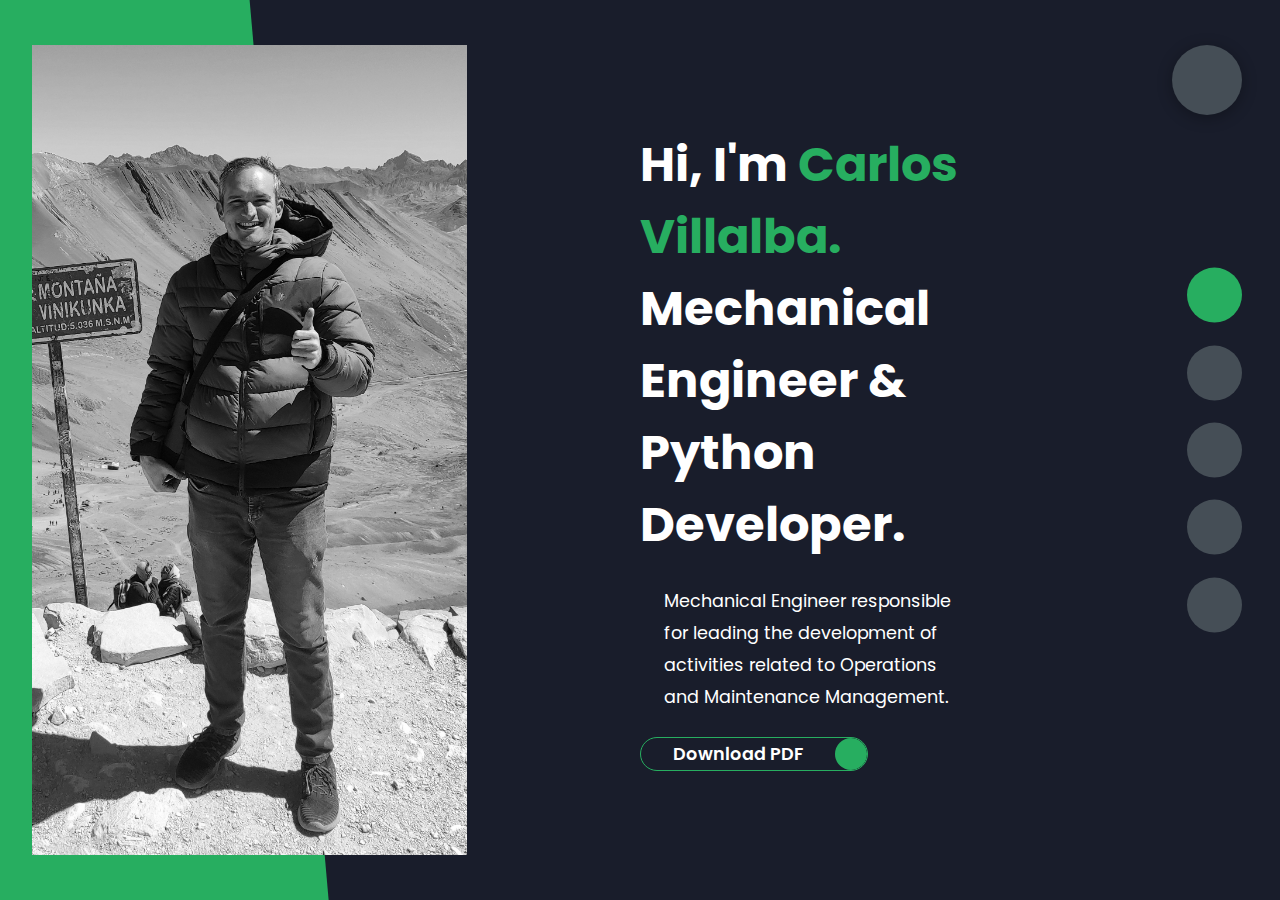
<file: index.html>
<!DOCTYPE html>
<html lang="en">
<head>
    <meta charset="UTF-8">
    <meta http-equiv="X-UA-Compatible" content="IE=edge">
    <meta name="viewport" content="width=device-width, initial-scale=1.0">
    <title> Portfolio | Carlos Villalba </title>
    <link rel="shortcut icon" href="img/favicon.png">
    <link rel="stylesheet" href="styles/styles.css">
    <link rel="preconnect" href="https://fonts.googleapis.com">
    <link rel="preconnect" href="https://fonts.gstatic.com" crossorigin>
    <link href="https://fonts.googleapis.com/css2?family=Poppins:ital@1&display=swap" rel="stylesheet">
    <link rel="stylesheet" href="https://cdnjs.cloudflare.com/ajax/libs/font-awesome/6.4.0/css/all.min.css" integrity="sha512-iecdLmaskl7CVkqkXNQ/ZH/XLlvWZOJyj7Yy7tcenmpD1ypASozpmT/E0iPtmFIB46ZmdtAc9eNBvH0H/ZpiBw==" crossorigin="anonymous" referrerpolicy="no-referrer" />
</head>
<body class="main-content">
    <header class="section sec1 header active" id="home">
        <div class="header-content">
            <div class="left-header">
                <div class="h-shape"></div>
                    <div class="image">
                        <img src="img/hero.jpg" alt="Carlos Villalba picture" >
                    </div>                
            </div>
            <div class="right-header">
                <h1 class="name">
                    Hi, I'm <span> Carlos Villalba. </span> 
                    Mechanical Engineer & Python Developer.
                </h1>
                <p>
                    Mechanical Engineer responsible for leading the development of activities related to Operations and Maintenance Management.
                   
                </p>
                <div class="btn-con">
                <a href="#" class="main-btn">
                    <span class="btn-text"> Download PDF </span>
                    <span class="btn-icon"> <i class="fa-solid fa-file-arrow-down"></i></span>
                </a>
                </div>
            </div>
        </div>
    </header>    
    
    <main>
        <section class="section sec2 about" id="about">
            <div class="main-title">
                <h2> About <span> me </span><span class="bg-text">My stats</span></h2>
            </div>
            <div class="about-container">
                <div class="left-about">
                    <h4> Information about </h4>
                    <p> Lorem ipsum dolor sit, amet consectetur adipisicing elit. Quos, amet! Sint vel vero, modi debitis, non beatae iste quae omnis optio obcaecati rem quasi eos exercitationem! Labore architecto eaque sit?
                    Neque quis totam numquam nostrum harum itaque distinctio molestias corporis, pariatur, iusto soluta. Dolores nesciunt quam, fugiat debitis atque, neque, temporibus ipsam ex iure explicabo similique corporis alias perspiciatis quaerat.

                    </p>
                    <div class="btn-con">
                        <a href="#" class="main-btn">
                            <span class="btn-text"> Download PDF</span>
                            <span class="btn-icon"> <i class="fa-solid fa-file-arrow-down"></i></span>
                        </a>
                    </div>


                </div>
                <div class="right-about">

                    <div class="about-item">
                        <div class="abt-text">
                            <p class="large-text"> +15 </p>
                            <p class="small-text">Projects <br> Completed </p>
                        </div>
                    </div>

                    <div class="about-item">
                        <div class="abt-text">
                            <p class="large-text"> +10 </p>
                            <p class="small-text"> Year of <br> Experience </p>
                        </div>
                    </div>

                    <div class="about-item">
                        <div class="abt-text">
                            <p class="large-text"> +4 </p>
                            <p class="small-text"> Happy <br> Clients </p>
                        </div>
                    </div>

                    <div class="about-item">
                        <div class="abt-text">
                            <p class="large-text"> +560 </p>
                            <p class="small-text">Customer <br> Reviews </p>
                        </div>
                    </div>

                    




                </div>
            </div>

            <div class="about-stats">
                <h4 class="stat-title"> My Skills </h4>
                <div class="progress-bars"> 
                    <div class="progress-bar"> <!--Se puede duplicar las veces que se requiera--> 
                        <p class="prog-title">HTML5</p>
                        <div class="progress-con">
                            <p class="prog text">100% </p>
                            <div class="progress">
                                <span class="html"></span> <!--#Se cambia para cada skills el nombre y se agrega una clase para generar el avance -->
                            </div>
                        </div>
                    </div>

                    <div class="progress-bar"> <!--Se puede duplicar las veces que se requiera--> 
                        <p class="prog-title">Css3</p>
                        <div class="progress-con">
                            <p class="prog text">100% </p>
                            <div class="progress">
                                <span class="css"></span>
                            </div>
                        </div>
                    </div>

                    <div class="progress-bar"> <!--Se puede duplicar las veces que se requiera--> 
                        <p class="prog-title">Javascript</p>
                        <div class="progress-con">
                            <p class="prog text">100% </p>
                            <div class="progress">
                                <span class="js"></span>
                            </div>
                        </div>
                    </div>

                    <div class="progress-bar"> <!--Se puede duplicar las veces que se requiera--> 
                        <p class="prog-title">React JS</p>
                        <div class="progress-con">
                            <p class="prog text">100% </p>
                            <div class="progress">
                                <span class="react"></span>
                            </div>
                        </div>
                    </div>

                    <div class="progress-bar"> <!--Se puede duplicar las veces que se requiera--> 
                        <p class="prog-title">Node JS</p>
                        <div class="progress-con">
                            <p class="prog text">100% </p>
                            <div class="progress">
                                <span class="node"></span>
                            </div>
                        </div>
                    </div>

                    <div class="progress-bar"> <!--Se puede duplicar las veces que se requiera--> 
                        <p class="prog-title">Python</p>
                        <div class="progress-con">
                            <p class="prog text">100% </p>
                            <div class="progress">
                                <span class="python"></span>
                            </div>
                        </div>
                    </div>

                </div>           
                          
            </div>

            <h4 class="stat-title"> My timeline </h4>

            <div class="timeline">
                <div class="timeline-item">
                    <div class="tl-icon">
                        <i class="fa-solid fa-briefcase"></i>
                    </div>
                    <p class="tl-duration">2022-2023</p>
                    <h5> Project Engineer <span> - CMMS S.A. </span></h5>
                    <p> Lorem ipsum dolor sit amet consectetur, adipisicing elit. Quia excepturi vitae officia odio? Rem quod voluptas cum quidem magni ipsam accusamus non, at temporibus iure necessitatibus saepe similique, blanditiis veritatis?</p>
                </div>

                <div class="timeline-item">
                    <div class="tl-icon">
                        <i class="fa-solid fa-briefcase"></i>
                    </div>
                    <p class="tl-duration">2021-2022</p>
                    <h5> Operations Coordinator  <span> - Maqpower S.A.C. </span></h5>
                    <p>Lorem ipsum dolor sit amet consectetur, adipisicing elit. Quia excepturi vitae officia odio? Rem quod voluptas cum quidem magni ipsam accusamus non, at temporibus iure necessitatibus saepe similique, blanditiis veritatis?</p>
                </div>

                <div class="timeline-item">
                    <div class="tl-icon">
                        <i class="fa-solid fa-briefcase"></i>
                    </div>
                    <p class="tl-duration">2017-2021</p>
                    <h5> Maintenance Engineer - Projects <span> - CMMS S.A. </span></h5>
                    <p>Lorem ipsum dolor sit amet consectetur, adipisicing elit. Quia excepturi vitae officia odio? Rem quod voluptas cum quidem magni ipsam accusamus non, at temporibus iure necessitatibus saepe similique, blanditiis veritatis?</p>
                </div>

                <div class="timeline-item">
                    <div class="tl-icon">
                        <i class="fa-solid fa-briefcase"></i>
                    </div>
                    <p class="tl-duration">2017-2019 </p>
                    <h5> Tech -Sales Consultant <span> - CMMS S.A. </span></h5>
                    <p>Lorem ipsum dolor sit amet consectetur, adipisicing elit. Quia excepturi vitae officia odio? Rem quod voluptas cum quidem magni ipsam accusamus non, at temporibus iure necessitatibus saepe similique, blanditiis veritatis?</p>
                </div>

                <div class="timeline-item">
                    <div class="tl-icon">
                        <i class="fa-solid fa-briefcase"></i>
                    </div>
                    <p class="tl-duration"> 2017-2017 </p>
                    <h5> Functional Consultant <span> - Insolca </span></h5>
                    <p>Lorem ipsum dolor sit amet consectetur, adipisicing elit. Quia excepturi vitae officia odio? Rem quod voluptas cum quidem magni ipsam accusamus non, at temporibus iure necessitatibus saepe similique, blanditiis veritatis?</p>
                </div>

                <div class="timeline-item">
                    <div class="tl-icon">
                        <i class="fa-solid fa-briefcase"></i>
                    </div>
                    <p class="tl-duration">2015-2016</p>
                    <h5> Maintenance Planner - CSA <span> - Venequip S.A. </span></h5>
                    <p>Lorem ipsum dolor sit amet consectetur, adipisicing elit. Quia excepturi vitae officia odio? Rem quod voluptas cum quidem magni ipsam accusamus non, at temporibus iure necessitatibus saepe similique, blanditiis veritatis?</p>
                </div>

                <div class="timeline-item">
                    <div class="tl-icon">
                        <i class="fa-solid fa-briefcase"></i>
                    </div>
                    <p class="tl-duration">2012-2015.</p>
                    <h5> Maintenance Planner  <span> - Venequip S.A. </span></h5>
                    <p>
                        <ul>
                            <li> - Generate the weekly preventive maintenance program. </li>
                            <li> - Attach to the maintenance program the corrective orders from the backlogs and SOS condition monitoring of major components. </li>
                            <li> - Carry out the management of critical materials for project development. </li>
                            <li> - Manage special services and tools for scheduled and emergency jobs. </li>
                            <li> - Present maintenance indicators to maintenance manager. </li>
                            <li> - Follow-up of quotes and purchase orders for spare parts and services. </li>
                            <li> - Measurement and monitoring of component wear in the undercarriage. </li>
                        </ul>
                    </p>
                </div>

              
            </div>

        </section>
        <section class="section sec3 portfolio" id="portfolio">
            <div class="main-title">
                <h2>My <span> Portfolio </span> <span class="bg-text"> My Work </span></h2>
            </div>
            <p class="portfolio-text">Lorem ipsum dolor sit amet consectetur adipisicing elit. Architecto, assumenda! Cum necessitatibus accusantium vel minus aliquid quibusdam consectetur in animi harum earum nesciunt fugit, suscipit hic praesentium labore dignissimos magnam!</p>
            
            <div class="portfolios">
                <div class="portfolio-item">

                    <div class="image">
                        <img src="img/port1.jpg" alt="img portfolio" width="300">                        
                    </div>

                    <div class="hover-items">
                        <h3>Project Source</h3>
                        
                        <div class="icons">

                            <a href="#" target="_blank" class="icon">
                                <i class="fa-brands fa-github"></i>
                            </a>

                            <a href="#" target="_blank" class="icon">
                                <i class="fa-brands fa-behance"></i>
                            </a>

                            <a href="#" target="_blank" class="icon">
                                <i class="fa-brands fa-youtube"></i>
                            </a>



                        </div>
                    </div>
                </div>

                <div class="portfolio-item">

                    <div class="image">
                        <img src="img/port1.jpg" alt="img portfolio" width="300">                        
                    </div>

                    <div class="hover-items">
                        <h3>Project Source</h3>
                        
                        <div class="icons">

                            <a href="#" target="_blank" class="icon">
                                <i class="fa-brands fa-github"></i>
                            </a>

                            <a href="#" target="_blank" class="icon">
                                <i class="fa-brands fa-behance"></i>
                            </a>

                            <a href="#" target="_blank" class="icon">
                                <i class="fa-brands fa-youtube"></i>
                            </a>



                        </div>
                    </div>
                </div>

                <div class="portfolio-item">

                    <div class="image">
                        <img src="img/port1.jpg" alt="img portfolio" width="300">                        
                    </div>

                    <div class="hover-items">
                        <h3>Project Source</h3>
                        
                        <div class="icons">

                            <a href="#" target="_blank" class="icon">
                                <i class="fa-brands fa-github"></i>
                            </a>

                            <a href="#" target="_blank" class="icon">
                                <i class="fa-brands fa-behance"></i>
                            </a>

                            <a href="#" target="_blank" class="icon">
                                <i class="fa-brands fa-youtube"></i>
                            </a>



                        </div>
                    </div>
                </div>




            </div>
            
        </section>
        <section class="section sec4 " id="blogs">
            <div class="blogs-content">
                <div class="main-title">
                    <h2> My <span> Blogs </span> <span class="bg-text"> My Blogs</span></h2>
                </div>
                <div class="blogs">
                    <div class="blog">
                        <img src="img/blog1.jpg" alt="imagen de blog" width="300">
                        <div class="blog-text">
                            <h4>How to create your own site</h4>
                            <p>Lorem ipsum dolor sit amet, consectetur adipisicing elit. Suscipit, in magnam. Soluta laudantium, pariatur ad veritatis ex, doloremque inventore atque sapiente dolorum debitis facilis ut odio eum unde laboriosam neque!</p>
                        </div>
                    </div>

                    <div class="blog">
                        <img src="img/blog1.jpg" alt="imagen de blog" width="300">
                        <div class="blog-text">
                            <h4>How to create your own site</h4>
                            <p>Lorem ipsum dolor sit amet, consectetur adipisicing elit. Suscipit, in magnam. Soluta laudantium, pariatur ad veritatis ex, doloremque inventore atque sapiente dolorum debitis facilis ut odio eum unde laboriosam neque!</p>
                        </div>
                    </div>

                    <div class="blog">
                        <img src="img/blog1.jpg" alt="imagen de blog" width="300">
                        <div class="blog-text">
                            <h4>How to create your own site</h4>
                            <p>Lorem ipsum dolor sit amet, consectetur adipisicing elit. Suscipit, in magnam. Soluta laudantium, pariatur ad veritatis ex, doloremque inventore atque sapiente dolorum debitis facilis ut odio eum unde laboriosam neque!</p>
                        </div>
                    </div>
                </div>
            </div>

        </section>
        <section class="section sec5 contact" id="contact">
            <div class="contact-container">
                <div class="main-title">
                    <h2> Contact <span> Me </span> <span class="bg-text"> My Info</span></h2>
                </div>
                <div class="contact-content-con">
                    <div class="left-contact">
                        <h4> Contact me here</h4>
                        <p> Lorem ipsum dolor sit amet consectetur adipisicing elit. Facilis incidunt dignissimos reprehenderit iste dicta, illum quaerat soluta commodi obcaecati, vitae eum non maxime ipsa distinctio provident quibusdam molestiae nobis aliquid?

                        </p>
                        <div class="contact-info">
                            <div class="contact-item">
                                <div class="icon">
                                    <i class="fa-solid fa-location-dot"></i>
                                    Location
                                </div>
                                <p>
                                    Lima , Perú
                                </p>
                            </div>

                            <div class="contact-item">
                                <div class="icon">
                                    <i class="fa-solid fa-envelope"></i>
                                    <span> Email </span> 
                                </div>
                                <p>
                                    <span> ced.villalbaag@gmail.com </span> 
                                </p>
                            </div>

                            <div class="contact-item">
                                <div class="icon">
                                    <i class="fa-solid fa-user-graduate"></i>
                                    <span> Education</span> 
                                </div>
                                <p>
                                    <span> Universidad de Oriente </span> 
                                </p>
                            </div>

                            <div class="contact-item">
                                <div class="icon">
                                    <i class="fa-solid fa-phone-volume"></i>
                                    <span> Mobile Number </span> 
                                </div>
                                <p>
                                    <span> +51 (964) 207.455 </span> 
                                </p>
                            </div>

                            <div class="contact-item">
                                <div class="icon">
                                    <i class="fa-solid fa-language"></i>
                                    <span> Languages </span> 
                                </div>
                                <p>
                                    <span> Spanish, English </span> 
                                </p>
                            </div>

                        </div>
                        <div class="contact-icons">
                            <div class="contact-icon">
                                <a href="https://www.linkedin.com/in/carlosvillalbaaguilera/" target="_blank">
                                    <i class="fa-brands fa-linkedin"></i>
                                </a>
                                <a href="https://twitter.com/cedvillalba" target="_blank">
                                    <i class="fa-brands fa-twitter"></i>
                                </a>
                                <a href="https://www.instagram.com/carlosv2806/" target="_blank">
                                    <i class="fa-brands fa-instagram"></i>
                                </a>
                                <a href="#" target="_blank">
                                    <i class="fa-brands fa-github"></i>
                                </a>
                            </div>
                        </div>
                    </div>
                    <div class="right-contact">
                        <form action="" class="contact-form">
                            <div class="input-control i-c-2">
                                <input type="text" required placeholder="Your Name">
                                <input type="text" required placeholder="Your Email">                                
                            </div>

                            <div class="input-control">
                                <input type="text" required placeholder="Enter Subject">                                                              
                            </div>

                            <div class="input-control">
                                <textarea name="" id="" cols="15" rows="8" placeholder="Message Here..."></textarea>                                                         
                            </div>
                            <div class="submit-btn">
                                <a href="#" class="main-btn">
                                    <span class="btn-text"> Download CV </span>
                                    <span class="btn-icon"><i class="fa-solid fa-download"></i></span>
                                </a>
                            </div>

                        </form>
                        
                    </div>
                </div>
            </div>

        </section>
    </main>

    <div class="controlls">
        <div class="control control-1 active-btn" data-id="home" >
            <i class="fa-solid fa-house"></i>
        </div>
        <div class="control control-2" data-id="about">
            <i class="fa-solid fa-user"></i>
        </div>
        <div class="control control-3" data-id="portfolio">
            <i class="fa-solid fa-briefcase"></i>
        </div>
        <div class="control control-4" data-id="blogs">
            <i class="fa-solid fa-newspaper"></i>
        </div>
        <div class="control control-5" data-id="contact">
            <i class="fa-solid fa-envelope-open-text"></i>

        </div>
    </div>

    <div class="theme-btn">
        <i class="fa-solid fa-circle-half-stroke"></i>
    </div>

    <script src="app.js"></script>

</body>


</html>
</file>
<file: styles/styles.css>
* {
  margin: 0;
  padding: 0;
  box-sizing: border-box;
  list-style: none;
}

:root {
  --color-primary: #191d2b;
  --color-secondary: #27AE60;
  --color-white: #FFFFFF;
  --color-black: #000;
  --color-grey0: #f8f8f8;
  --color-grey-1: #dbe1e8;
  --color-grey-2: #b2becd;
  --color-grey-3: #6c7893;
  --color-grey-4: #454e56;
  --color-grey-5: #2a2e35;
  --color-grey-6: #12181b;
  --br-sm-2: 14px;
  --box-shadow-1: 0 3px 15 px rgba(0,0,0,.3);
}

.light-mode {
  --color-primary: #FFFFFF;
  --color-secondary: #27AE60;
  --color-white: #454e56;
  --color-black: #000;
  --color-grey0: #f8f8f8;
  --color-grey-1: #6c7983;
  --color-grey-2: #6c7983;
  --color-grey-3: #6c7983;
  --color-grey-4: #454e56;
  --color-grey-5: #f8f8f8;
  --color-grey-6: #12181b;
}

body {
  font-family: "Poppins", sans-serif;
  background-color: var(--color-primary);
  font-size: 1.1rem;
  color: var(--color-white);
  transition: all 0.4s ease-in-out;
}

a {
  display: inline-block;
  text-decoration: none;
  color: inherit;
  font-family: inherit;
}

header {
  min-height: 100vh;
  font-family: "Poppins", sans-serif;
  color: var(--color-white);
  overflow: hidden;
}

section {
  min-height: 100vh;
  width: 100%;
  position: absolute;
  left: 0;
  top: 0;
  padding: 3rem 18rem;
}

.section {
  transform: translateY(-100%) scale(0);
  transition: all 0.4s ease-in-out;
  background-color: var(--color-primary);
}

.sec1 {
  display: none;
  transform: translateY(0) scale(1);
  /* background-color: gray; */
}

.sec2 {
  display: none;
  transform: translateY(0) scale(1);
  /* background-color: slateblue; */
}

.sec3 {
  display: none;
  transform: translateY(0) scale(1);
  /* background-color: rgb(146, 205,90); */
}

.sec4 {
  display: none;
  transform: translateY(0) scale(1);
  /* background-color: yellow; */
}

.sec5 {
  display: none;
  transform: translateY(0) scale(1);
  /* transform: translateY(0) scale(1);*/
}

.active {
  display: block;
  animation: scaleAnim 1s ease-in-out;
}
@keyframes scaleAnim {
  0% {
    transform: translateY(-100%) scaleY(0);
  }
  100% {
    transform: translateY(0) scaleY(1);
  }
}

.controlls {
  position: fixed;
  z-index: 10;
  top: 50%;
  right: 3%;
  display: flex;
  flex-direction: column;
  align-items: center;
  justify-content: center;
  transform: translateY(-50%);
}
.controlls .active-btn {
  background-color: var(--color-secondary) !important;
  transition: all 0.4s ease-in-out;
}
.controlls .active-btn i {
  color: var(--color-white) !important;
}
.controlls .control {
  padding: 1rem;
  cursor: pointer;
  background-color: var(--color-grey-4);
  width: 55px;
  height: 55px;
  border-radius: 50%;
  display: flex;
  justify-content: center;
  align-items: center;
  margin: 0.7rem 0;
  box-shadow: var(--box-shadow-1);
}
.controlls .control i {
  font-size: 1.2rem;
  color: var(--color-grey-2);
  pointer-events: none;
}

.theme-btn {
  top: 5%;
  right: 3%;
  width: 70px;
  height: 70px;
  border-radius: 50%;
  background-color: var(--color-grey-4);
  cursor: pointer;
  position: fixed;
  display: flex;
  justify-content: center;
  align-items: center;
  box-shadow: 0 3px 15px rgba(0, 0, 0, 0.3);
  transition: all 0.1s ease-in-out;
}
.theme-btn:active {
  transform: translateY(-5px);
}
.theme-btn i {
  font-size: 1.4rem;
  color: var(--color-grey-2);
  pointer-events: none;
}

/* Header - Content */
.header-content {
  display: grid;
  grid-template-columns: repeat(2, 1fr);
  min-height: 100vh;
}
.header-content .left-header {
  display: flex;
  align-items: center;
  position: relative;
}
.header-content .left-header .h-shape {
  transition: all 0.4s ease-in-out;
  width: 65%;
  height: 100%;
  background-color: var(--color-secondary);
  position: absolute;
  left: 0;
  top: 0;
  z-index: -1;
  -webkit-clip-path: polygon(0 0, 60% 0, 79% 100%, 0% 100%);
          clip-path: polygon(0 0, 60% 0, 79% 100%, 0% 100%);
}
.header-content .left-header .image {
  border-radius: var(--br-sm-2);
  height: 90%;
  width: 68%;
  margin-left: 2rem;
  background-color: var(--color-black);
  transition: all 0.4s ease-in-out;
}
.header-content .left-header .image img {
  width: 100%;
  height: 100%;
  -o-object-fit: cover;
     object-fit: cover;
  transition: all 0.4s ease-in-out;
  filter: grayscale(100%);
}
.header-content .left-header .image img:hover {
  filter: grayscale(0%);
}
.header-content .right-header {
  display: flex;
  flex-direction: column;
  justify-content: center;
  padding-right: 18rem;
}
.header-content .right-header .name {
  font-size: 3rem;
}
.header-content .right-header .name span {
  color: var(--color-secondary);
}
.header-content .right-header p {
  margin: 1.5rem;
  line-height: 2rem;
}

/*About */
.about-container {
  display: grid;
  grid-template-columns: repeat(2, 1fr);
  padding-top: 3.5rem;
  padding-bottom: 5rem;
}
.about-container .right-about {
  display: grid;
  grid-template-columns: repeat(2, 1fr);
  grid-gap: 2rem;
}
.about-container .right-about .about-item {
  border: 1px solid var(--color-grey5);
  border-radius: 5px;
  transition: all 0.4s ease-in-out;
  box-shadow: 1px 2px 15px rgba(0, 0, 0, 0.1);
}
.about-container .right-about .about-item:hover {
  cursor: default;
  transform: translateY(-5px);
  border: 1px solid var(--color-secondary);
  box-shadow: 1px 4px 15px rgba(0, 0, 0, 0.32);
}
.about-container .right-about .about-item .abt-text {
  padding: 1.5rem;
  display: flex;
  flex-direction: column;
}
.about-container .right-about .about-item .abt-text .large-text {
  font-size: 3rem;
  font-weight: 700;
  color: var(--color-secondary);
}
.about-container .right-about .about-item .abt-text .small-text {
  padding-left: 3rem;
  position: relative;
  text-transform: uppercase;
  font-size: 1.2rem;
  color: var(--color-grey-1);
  letter-spacing: 2px;
}
.about-container .right-about .about-item .abt-text .small-text::before {
  content: "";
  position: absolute;
  left: 0;
  top: 15px;
  width: 2rem;
  height: 2px;
  background-color: var(--color-grey-5);
}
.about-container .left-about {
  padding-right: 5rem;
}
.about-container .left-about p {
  line-height: 2rem;
  padding: 1rem;
  color: var(--color-grey-1);
}
.about-container .left-about h4 {
  font-size: 2rem;
  text-transform: uppercase;
}

.about-stats {
  padding-bottom: 4rem;
}
.about-stats .progress-bars {
  display: grid;
  grid-template-columns: repeat(2, 1fr);
  grid-gap: 2rem;
}
.about-stats .progress-bars .progress-bar {
  display: flex;
  flex-direction: column;
}
.about-stats .progress-bars .progress-bar .prog-title {
  text-transform: uppercase;
  font-weight: 500;
}
.about-stats .progress-bars .progress-bar .progress-con {
  display: flex;
  align-items: center;
}
.about-stats .progress-bars .progress-bar .progress-con .prog-text {
  color: var(--color-grey-2);
}
.about-stats .progress-bars .progress-bar .progress-con .progress {
  width: 100%;
  height: 0.45rem;
  background-color: var(--color-grey-4);
  margin-left: 1rem;
  position: relative;
}
.about-stats .progress-bars .progress-bar .progress-con .progress span {
  position: absolute;
  top: 0;
  left: 0;
  height: 100%;
  background-color: var(--color-secondary);
  transition: all 0.4s ease-in-out;
  width: 60%;
}
.about-stats .progress-bars .progress-bar .progress-con .progress .html {
  width: 90%;
}
.about-stats .progress-bars .progress-bar .progress-con .progress .css {
  width: 80%;
}
.about-stats .progress-bars .progress-bar .progress-con .progress .js {
  width: 75%;
}
.about-stats .progress-bars .progress-bar .progress-con .progress .react {
  width: 60%;
}
.about-stats .progress-bars .progress-bar .progress-con .progress .node {
  width: 95%;
}
.about-stats .progress-bars .progress-bar .progress-con .progress .python {
  width: 55%;
}

.stat-title {
  text-transform: uppercase;
  font-size: 1.4rem;
  text-align: center;
  padding: 3.5rem 0;
  position: relative;
}
.stat-title::before {
  content: "";
  position: absolute;
  left: 50%;
  top: 0;
  width: 40%;
  height: 1px;
  background-color: var(--color-grey-5);
  transform: translateX(-50%);
}

/* About - Timeline section*/
.timeline {
  display: grid;
  grid-template-columns: repeat(2, 1fr);
  grid-gap: 2rem;
  padding-bottom: 3rem;
}
.timeline .timeline-item {
  position: relative;
  padding-left: 3rem;
  border-left: 1px solid var(--color-grey-5);
}
.timeline .timeline-item .tl-icon {
  position: absolute;
  left: -27px;
  top: 0;
  background-color: var(--color-secondary);
  width: 50px;
  height: 50px;
  border-radius: 50%;
  display: flex;
  align-items: center;
  justify-content: center;
}
.timeline .timeline-item .tl-icon i {
  font-size: 1.3rem;
}
.timeline .timeline-item .tl-duration {
  padding: 0.2rem 0.6rem;
  background-color: var(--color-grey-5);
  border-radius: 15px;
  display: inline-block;
  font-size: 0.8rem;
  text-transform: uppercase;
  font-weight: 500;
}
.timeline .timeline-item h5 {
  padding: 1rem 0;
  text-transform: uppercase;
  font-size: 1.3rem;
  font-weight: 600;
}
.timeline .timeline-item h5 span {
  color: var(--color-grey-2);
  font-weight: 500;
  font-size: 1.2rem;
}
.timeline .timeline-item p {
  color: var(--color-grey-2);
}

/*Section Portfolio*/
.port-text {
  padding: 2rem 0;
  text-align: center;
}

.portfolios {
  display: grid;
  grid-template-columns: repeat(3, 1fr);
  grid-gap: 2rem;
  margin-top: 3rem;
}
.portfolios .portfolio-item {
  position: relative;
  border-radius: 15px;
}
.portfolios .portfolio-item img {
  width: 100%;
  height: 300px;
  -o-object-fit: cover;
     object-fit: cover;
  border-radius: 15px;
}
.portfolios .portfolio-item .hover-items {
  width: 100%;
  height: 100%;
  background-color: var(--color-secondary);
  position: absolute;
  left: 0;
  top: 0;
  border-radius: 15px;
  display: flex;
  justify-content: center;
  align-items: center;
  flex-direction: column;
  opacity: 0;
  transform: scale(0);
  transition: all 0.4s ease-in-out;
}
.portfolios .portfolio-item .hover-items h3 {
  font-size: 1.5rem;
  color: var(--color-white);
  margin-bottom: 1.5rem;
}
.portfolios .portfolio-item .hover-items .icons {
  display: flex;
  justify-content: center;
  align-items: center;
}
.portfolios .portfolio-item .hover-items .icons .icon {
  background-color: var(--color-primary);
  border-radius: 50%;
  width: 50px;
  height: 50px;
  display: flex;
  align-items: center;
  justify-content: center;
  margin: 0 1rem;
  cursor: pointer;
  transition: all 0.4s ease-in-out;
}
.portfolios .portfolio-item .hover-items .icons .icon i {
  font-size: 1.5rem;
  color: var(--color-white);
  margin: 0 1rem;
}
.portfolios .portfolio-item .hover-items .icons .icon:hover {
  background-color: var(--color-white);
}
.portfolios .portfolio-item .hover-items .icons .icon:hover i {
  color: var(--color-primary);
}

.portfolio-item:hover .hover-items {
  opacity: 1;
  transform: scale(1);
}

/* Blog section*/
.blogs {
  display: grid;
  grid-template-columns: repeat(3, 1fr);
  grid-gap: 2rem;
  margin-top: 3rem;
}
.blogs .blog {
  position: relative;
  background-color: var(--color-grey-5);
  border-radius: 5px;
  box-shadow: 1px 1px 20px rgb(0, 0, 0);
  transition: all 0.4s ease-in-out;
}
.blogs .blog:hover {
  box-shadow: 1px 4px 20px rgba(0, 0, 0, 0.3);
  transform: translateY(-5px);
  transition: all 0.4s ease-in-out;
}
.blogs .blog:hover img {
  filter: grayscale(0);
  transform: scale(1.1);
  box-shadow: 0px 4px 15px rgba(0, 0, 0, 0.8);
}
.blogs .blog img {
  width: 100%;
  height: 300px;
  -o-object-fit: cover;
     object-fit: cover;
  border-top-left-radius: 5px;
  border-top-right-radius: 5px;
  filter: grayscale(100);
  transition: all 0.4s ease-in-out;
}
.blogs .blog .blog-text {
  margin-top: -7px;
  padding: 1.1rem;
  border-top: 8px solid var(--color-secondary);
}
.blogs .blog .blog-text h4 {
  font-size: 1.5rem;
  margin-bottom: 0.7rem;
  transition: all 0.4s ease-in-out;
  cursor: pointer;
}
.blogs .blog .blog-text h4:hover {
  color: var(--color-secondary);
}
.blogs .blog .blog-text p {
  color: var(--color-grey-2);
  line-height: 2rem;
  padding-bottom: 1rem;
}

/* Contact Section*/
.contact-content-con {
  display: flex;
  padding-top: 3.5rem;
}
.contact-content-con .left-contact {
  flex: 2;
}
.contact-content-con .left-contact h4 {
  margin-top: 1rem;
  font-size: 2rem;
  text-transform: uppercase;
}
.contact-content-con .left-contact p {
  margin: 1rem 0;
  line-height: 2rem;
}
.contact-content-con .left-contact .contact-info .contact-item {
  display: flex;
  align-items: center;
  justify-content: space-between;
}
.contact-content-con .left-contact .contact-info .contact-item p {
  margin: 0.3rem 0 !important;
  padding: 0 !important;
}
.contact-content-con .left-contact .contact-info .contact-item .icon {
  display: grid;
  grid-template-columns: 40px 1fr;
}
.contact-content-con .left-contact .contact-info .contact-item .icon i {
  display: flex;
  align-items: center;
  font-size: 1.3rem;
}
.contact-content-con .left-contact .contact-icon {
  display: flex;
  margin-top: 2rem;
}
.contact-content-con .left-contact .contact-icon a {
  display: flex;
  align-items: center;
  color: var(--color-white);
  background-color: var(--color-grey-5);
  cursor: pointer;
  justify-content: center;
  width: 50px;
  height: 50px;
  border-radius: 50%;
  margin: 0 0.4rem;
  transition: all 0.4s ease-in-out;
}
.contact-content-con .left-contact .contact-icon a:hover {
  background-color: var(--color-secondary);
}
.contact-content-con .left-contact .contact-icon a:hover i {
  color: var(--color-primary);
}
.contact-content-con .left-contact .contact-icon a i {
  display: flex;
  align-items: center;
  justify-content: center;
  font-size: 1.3rem;
}

.right-contact {
  flex: 3;
  margin-left: 3rem;
}
.right-contact .input-control {
  margin: 1.5rem 0;
}
.right-contact .input-control input, .right-contact .input-control textarea {
  border-radius: 30px;
  font-weight: inherit;
  font-size: inherit;
  font-family: inherit;
  padding: 0.8rem 1.1rem;
  outline: none;
  border: none;
  background-color: var(--color-grey-5);
  width: 100%;
  color: var(--color-white);
  resize: none;
}
.right-contact .i-c-2 {
  display: flex;
}
.right-contact .i-c-2 :last-child {
  margin-left: 1.5rem;
}
.right-contact .submit-btn {
  display: flex;
  justify-content: flex-start;
}

/* Independed Components */
/*img {
    border-radius: var(--br-sm-2);
} */
.btn-con {
  display: flex;
  align-self: flex-start;
}

.main-btn {
  border-radius: 30px;
  color: inherit;
  font-weight: 600;
  position: relative;
  border: 1px solid var(--color-secondary);
  display: flex;
  align-self: flex-start;
  display: flex;
  align-items: center;
  overflow: hidden;
}
.main-btn .btn-text {
  padding: 0 2rem;
}
.main-btn .btn-icon {
  background-color: var(--color-secondary);
  display: flex;
  align-items: center;
  justify-content: center;
  border-radius: 50%;
  padding: 1rem;
}
.main-btn::before {
  content: "";
  position: absolute;
  top: 0;
  right: 0;
  transform: translateX(100%);
  transition: all 0.4s ease-out;
  z-index: -1;
}
.main-btn:hover {
  transition: all 0.4s ease-out;
}
.main-btn:hover::before {
  width: 100%;
  height: 100%;
  background-color: var(--color-secondary);
  transform: translateX(0%);
  transition: all 0.4s ease-out;
}

.main-title {
  text-align: center;
}
.main-title h2 {
  position: relative;
  text-transform: uppercase;
  font-size: 4rem;
  font-weight: 700;
}
.main-title h2 span {
  color: var(--color-secondary);
}
.main-title h2 .bg-text {
  position: absolute;
  top: 50%;
  left: 50%;
  color: var(--color-grey-5);
  transition: all 0.4s ease-in-out;
  z-index: -1;
  transform: translate(-50%, -50%);
  font-weight: 800;
  font-size: 6.3rem;
}

@media screen and (max-width: 600px) {
  .about-container {
    grid-template-columns: 1fr;
  }
  .about-container .right-about {
    grid-template-columns: 1fr;
    padding-top: 2.5rem;
  }
  .about-container .left-about {
    padding-right: 0;
  }
  .about-container .left-about p {
    padding-left: 0;
  }
  .timeline {
    grid-template-columns: 1fr;
    padding-bottom: 6rem;
  }
  .about-stats .progress-bars {
    grid-template-columns: 1fr;
  }
  .portfolios {
    grid-template-columns: 1fr;
    padding-bottom: 6rem;
  }
  .blogs {
    grid-template-columns: 1fr;
    padding-bottom: 6rem;
  }
  .contact-content-con {
    flex-direction: column;
  }
  .contact-content-con .right-contact {
    margin-left: 0;
    margin-top: 2.5rem;
  }
  .contact-content-con .right-contact .i-ctrl-2 {
    flex-direction: column;
  }
  .contact-content-con .right-contact .i-ctrl-2 :last_child {
    margin-left: 0;
    margin-top: 1.5rem;
  }
  .section {
    padding: 2rem 2.5rem !important;
  }
  .main-title h2 {
    font-size: 2rem;
  }
  .main-title h2 span {
    font-size: 2.5rem;
  }
  .main-title h2 .bg-text {
    font-size: 3rem;
  }
}
@media screen and (max-width: 1432px) {
  header {
    padding: 0 !important;
  }
  .section {
    padding: 7rem 11rem;
  }
  .contact-content-con {
    flex-direction: column;
  }
  .contact-content-con .right-contact {
    margin-left: 0;
    margin-top: 2.5rem;
  }
  .contact-content-con .right-contact .i-ctrl-2 {
    flex-direction: column;
  }
  .contact-content-con .right-contact .i-ctrl-2 :last_child {
    margin-left: 0;
    margin-top: 1.5rem;
  }
}
@media screen and (max-width: 1070px) {
  .about-container {
    grid-template-columns: 1fr;
  }
  .about-container .right-about {
    padding-top: 2.5rem;
  }
  .portfolios {
    grid-template-columns: 1fr 1fr;
  }
  .blogs {
    grid-template-columns: 1fr 1fr;
  }
  .main-title h2 {
    font-size: 4rem;
  }
  .main-title h2 span {
    font-size: 4rem;
  }
  .main-title h2 .bg-text {
    font-size: 4.5rem;
  }
}
@media screen and (max-width: 970px) {
  .section {
    padding: 7rem 6rem;
  }
  header {
    padding: 0;
  }
  header .right-header {
    padding: 0 !important;
  }
  .theme-btn {
    width: 50px;
    height: 50px;
  }
  .header-content {
    grid-template-columns: 1fr;
    padding-bottom: 6rem;
  }
  .left-header .h-shape {
    display: none;
  }
  .right-header {
    grid-row: 1;
    width: 90%;
    margin: 0 auto;
  }
  .right-header .name {
    font-size: 2.5rem !important;
  }
  .header-content .left-header .image {
    margin: 0 auto;
    width: 90%;
  }
  .controlls {
    top: auto;
    bottom: 0;
    flex-direction: row;
    justify-content: center;
    left: 50%;
    transform: translateX(-50%);
    width: 100%;
    background-color: var(--color-grey-5);
  }
  .controlls .control {
    margin: 0.8rem 1rem !important;
  }
}
@media screen and (max-width: 700px) {
  .section {
    padding: 7rem 3rem;
  }
  .about-stats .progress-bars {
    grid-template-columns: 1fr;
  }
  .main-title h2 {
    font-size: 3rem;
  }
  .main-title h2 span {
    font-size: 3rem;
  }
  .main-title h2 .bg-text {
    font-size: 4rem;
  }
}/*# sourceMappingURL=styles.css.map */
</file>
